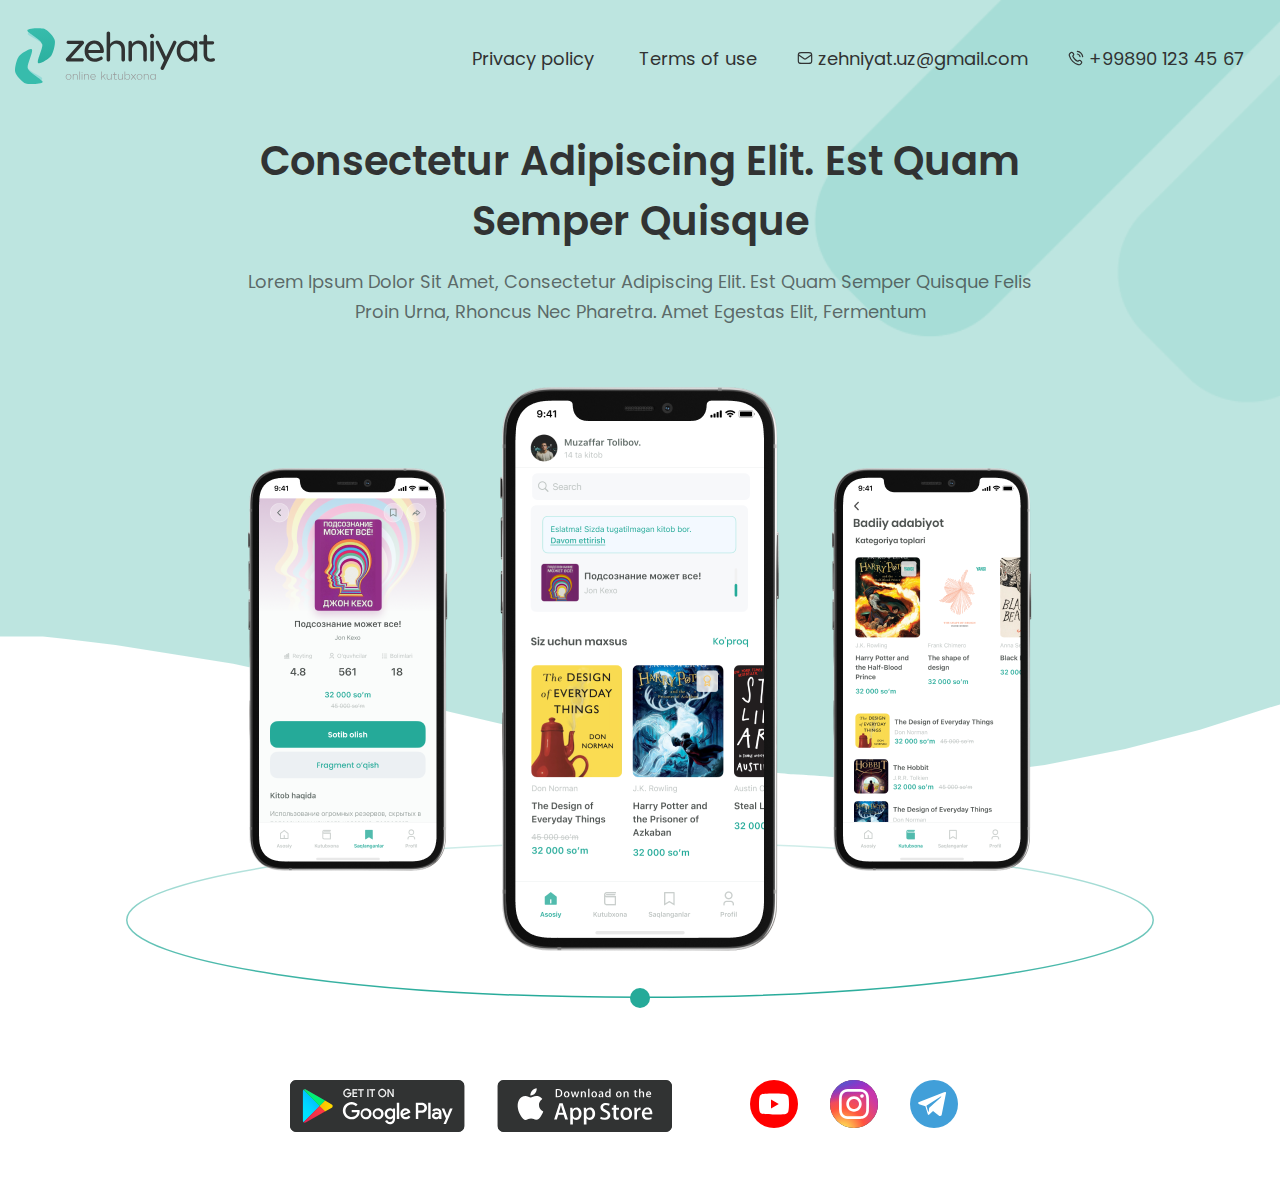
<file: index.html>
<!DOCTYPE html>
<html lang="en">
<head>
    <meta charset="UTF-8">
    <meta http-equiv="X-UA-Compatible" content="IE=edge">
    <meta name="viewport" content="width=device-width, initial-scale=1.0">
    <title>Zehniyat</title>
    <link rel="stylesheet" href="./fonts/stylesheet.css">
    <link rel="stylesheet" href="./styles/main.css">
</head>
<body>
    <section class="hero">
        <header class="hero__header container">
            <a href="#">
                <img src="./images/logo_zehniyat.svg" alt="logo" width="200">
            </a>
            <nav class="hero__nav">
                <ul class="hero__nav__list">
                    <li class="hero__nav__item">
                        <a href="./privacePolice.html">Privacy policy</a>
                    </li>
                    <li class="hero__nav__item">
                        <a href="./teamsOfUse.html">Terms of use</a>
                    </li>
                    <li class="hero__nav__item">
                        <img src="./images/mail-icon.svg" alt="mail" width="16">
                        <a href="mailto:zehniyat.uz@gmail.com">zehniyat.uz@gmail.com</a>
                    </li>
                    <li class="hero__nav__item">
                        <img src="./images/phone-icon.svg" alt="mail" width="16">
                        <a href="tel:+998901234567">+99890 123 45 67</a>
                    </li>
                </ul>
            </nav>
        </header>
        <h1 class="hero__title">
            consectetur adipiscing elit. Est quam semper quisque
        </h1>
        <p class="hero__text">
            Lorem ipsum dolor sit amet, consectetur adipiscing elit. Est quam semper quisque felis proin urna, rhoncus
            nec pharetra. Amet egestas elit, fermentum
        </p>
        <div class="hero__carousel">
            <div class="hero__carousel__item">
                
                <img src="./images/mobiles.png" alt="mobile-phones" width="784">
                
            </div>
            <img class="hero__carousel__bottom" src="./images/circle.svg" alt="circle">
        </div>
    </section>
    <footer class="footer">
        <ul class="footer__list">
            <li class="footer__item">
                <a href="">
                    <img src="./images/google-play.svg" alt="google play" width="175">
                </a>
            </li>
            <li class="footer__item">
                <a href="">
                    <img src="./images/app-store.svg" alt="app store" width="175">
                </a>
            </li>
        </ul >
        <ul class="footer__list">
            <li class="footer__item">
                <a href="">
                    <img src="./images/YouTube.svg" alt="youtube">
                </a>
            </li>
            <li class="footer__item">
                <a href="">
                    <img src="./images/instagram.svg" alt="instagram">
                </a>
            </li>
            <li class="footer__item">
                <a href="">
                    <img src="./images/Telegram.svg" alt="telegram">
                </a>
            </li>
        </ul>
    </footer>
</body>
</html>
</file>
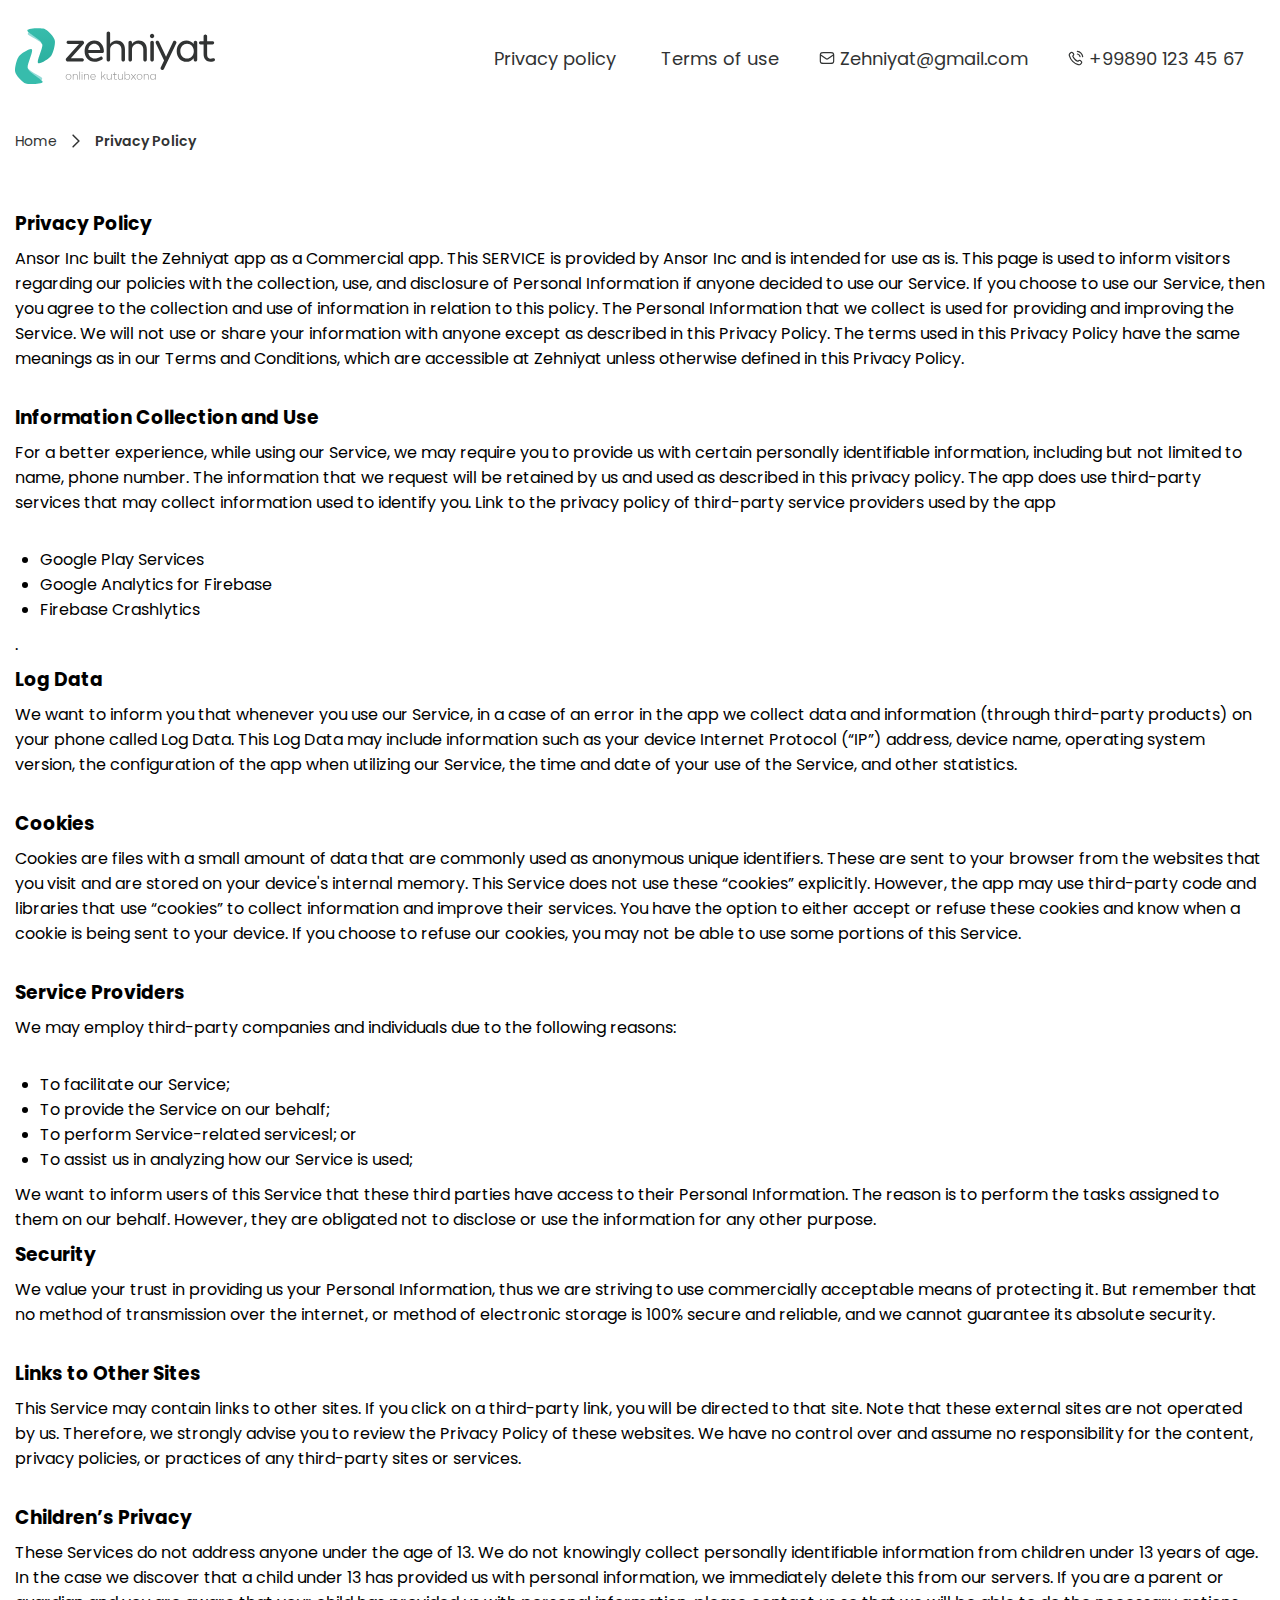
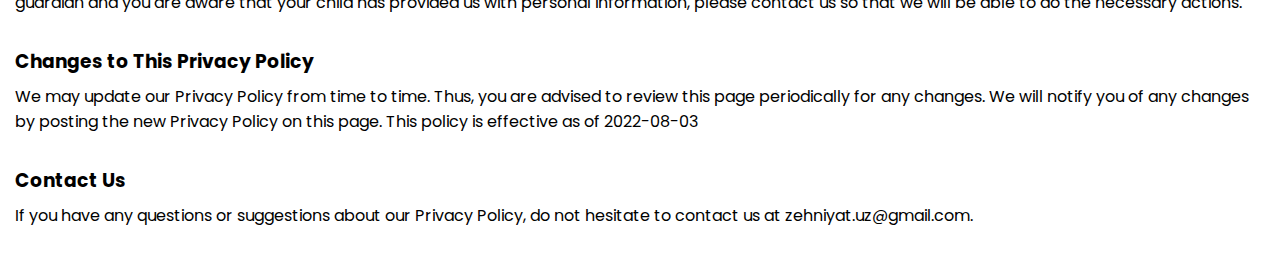
<file: privacePolice.html>
<!DOCTYPE html>
<html lang="en">

<head>
    <meta charset="UTF-8">
    <meta http-equiv="X-UA-Compatible" content="IE=edge">
    <meta name="viewport" content="width=device-width, initial-scale=1.0">
    <title>Privacy police</title>
    <link rel="stylesheet" href="./fonts/stylesheet.css">
    <link rel="stylesheet" href="./styles/main.css">
</head>

<body>
    <header class="hero__header container">
        <a href="#">
            <img src="./images/logo_zehniyat.svg" alt="logo" width="200">
        </a>
        <nav class="hero__nav">
            <ul class="hero__nav__list">
                <li class="hero__nav__item">
                    <a href="">Privacy policy</a>
                </li>
                <li class="hero__nav__item">
                    <a href="./teamsOfUse.html">Terms of use</a>
                </li>
                <li class="hero__nav__item">
                    <img src="./images/mail-icon.svg" alt="mail" width="16">
                    <a href="mailto:Zehniyat@gmail.com">Zehniyat@gmail.com</a>
                </li>
                <li class="hero__nav__item">
                    <img src="./images/phone-icon.svg" alt="mail" width="16">
                    <a href="tel:+998901234567">+99890 123 45 67</a>
                </li>
            </ul>
        </nav>
    </header>
    <div class="breadcrump container">
        <a class="breadcrump__deactive" href="/">Home</a>
        <img src="./images/right-arrow.svg" alt="right-arrow">
        <a class="breadcrump__active" href="#">Privacy policy</a>
    </div>
    <section class="privacy container">
        <h3 class="privacy__title">Privacy Policy</h2>
            <p class="privacy__text">
                Ansor Inc built the Zehniyat app as a Commercial app. This SERVICE is provided by Ansor Inc and is
                intended
                for use as is.
                This page is used to inform visitors regarding our policies with the collection, use, and disclosure of
                Personal Information if anyone decided to use our Service.
                If you choose to use our Service, then you agree to the collection and use of information in relation to
                this policy. The Personal Information that we collect is used for providing and improving the Service.
                We
                will not use or share your information with anyone except as described in this Privacy Policy.
                The terms used in this Privacy Policy have the same meanings as in our Terms and Conditions, which are
                accessible at Zehniyat unless otherwise defined in this Privacy Policy.
            </p>
            <h3 class="privacy__title">Information Collection and Use</h3>
            <p class="privacy__text">
                For a better experience, while using our Service, we may require you to provide us with certain
                personally
                identifiable information, including but not limited to name, phone number. The information that we
                request
                will be retained by us and used as described in this privacy policy.
                The app does use third-party services that may collect information used to identify you.
                Link to the privacy policy of third-party service providers used by the app
                <ul class="privacy__list">
                    <li>Google Play Services</li>
                    <li>Google Analytics for Firebase</li>
                    <li>Firebase Crashlytics</li>
                </ul>
                .
            </p>
            <h3 class="privacy__title">Log Data</h3>
            <p class="privacy__text">
                We want to inform you that whenever you use our Service, in a case of an error in the app we collect
                data
                and information (through third-party products) on your phone called Log Data. This Log Data may include
                information such as your device Internet Protocol (“IP”) address, device name, operating system version,
                the
                configuration of the app when utilizing our Service, the time and date of your use of the Service, and
                other
                statistics.
            </p>
            <h3 class="privacy__title">
                Cookies
            </h3>
            <p class="privacy__text">
                Cookies are files with a small amount of data that are commonly used as anonymous unique identifiers.
                These
                are sent to your browser from the websites that you visit and are stored on your device's internal
                memory.
                This Service does not use these “cookies” explicitly. However, the app may use third-party code and
                libraries that use “cookies” to collect information and improve their services. You have the option to
                either accept or refuse these cookies and know when a cookie is being sent to your device. If you choose
                to
                refuse our cookies, you may not be able to use some portions of this Service.
            </p>
            <h3 class="privacy__title">Service Providers</h3>
            <p class="privacy__text">We may employ third-party companies and individuals due to the following reasons:
                <ul class="privacy__list">
                    <li>To facilitate our Service;</li>
                    <li>To provide the Service on our behalf;</li>
                    <li>To perform Service-related servicesl; or</li>
                    <li>To assist us in analyzing how our Service is used;</li>
                </ul>
                We want to inform users of this Service that these third parties have access to their Personal
                Information.
                The reason is to perform the tasks assigned to them on our behalf. However, they are obligated not to
                disclose or use the information for any other purpose.
            </p>
            <h3 class="privacy__title">
                Security
            </h3>
            <p class="privacy__text">
                We value your trust in providing us your Personal Information, thus we are striving to use commercially
                acceptable means of protecting it. But remember that no method of transmission over the internet, or
                method
                of electronic storage is 100% secure and reliable, and we cannot guarantee its absolute security.
            </p>
            <h3 class="privacy__title">
                Links to Other Sites
            </h3>
            <p class="privacy__text">
                This Service may contain links to other sites. If you click on a third-party link, you will be
                directed to
                that site. Note that these external sites are not operated by us. Therefore, we strongly advise you
                to
                review the Privacy Policy of these websites. We have no control over and assume no responsibility
                for the
                content, privacy policies, or practices of any third-party sites or services.
            </p>
            <h3 class="privacy__title">
                Children’s Privacy
            </h3>
            <p class="privacy__text">
                These Services do not address anyone under the age of 13. We do not knowingly collect personally
                identifiable information from children under 13 years of age. In the case we discover that a child under
                13
                has provided us with personal information, we immediately delete this from our servers. If you are a
                parent
                or guardian and you are aware that your child has provided us with personal information, please contact
                us
                so that we will be able to do the necessary actions.
            </p>
            <h3 class="privacy__title">
                Changes to This Privacy Policy
            </h3>
            <p class="privacy__text">
                We may update our Privacy Policy from time to time. Thus, you are advised to review this page
                periodically
                for any changes. We will notify you of any changes by posting the new Privacy Policy on this page.
                This policy is effective as of 2022-08-03
            </p>
            <h3 class="privacy__title">
                Contact Us
            </h3>
            <p class="privacy__text">If you have any questions or suggestions about our Privacy Policy, do not hesitate
                to
                contact us at
                zehniyat.uz@gmail.com.</p>
    </section>
</body>

</html>
</file>
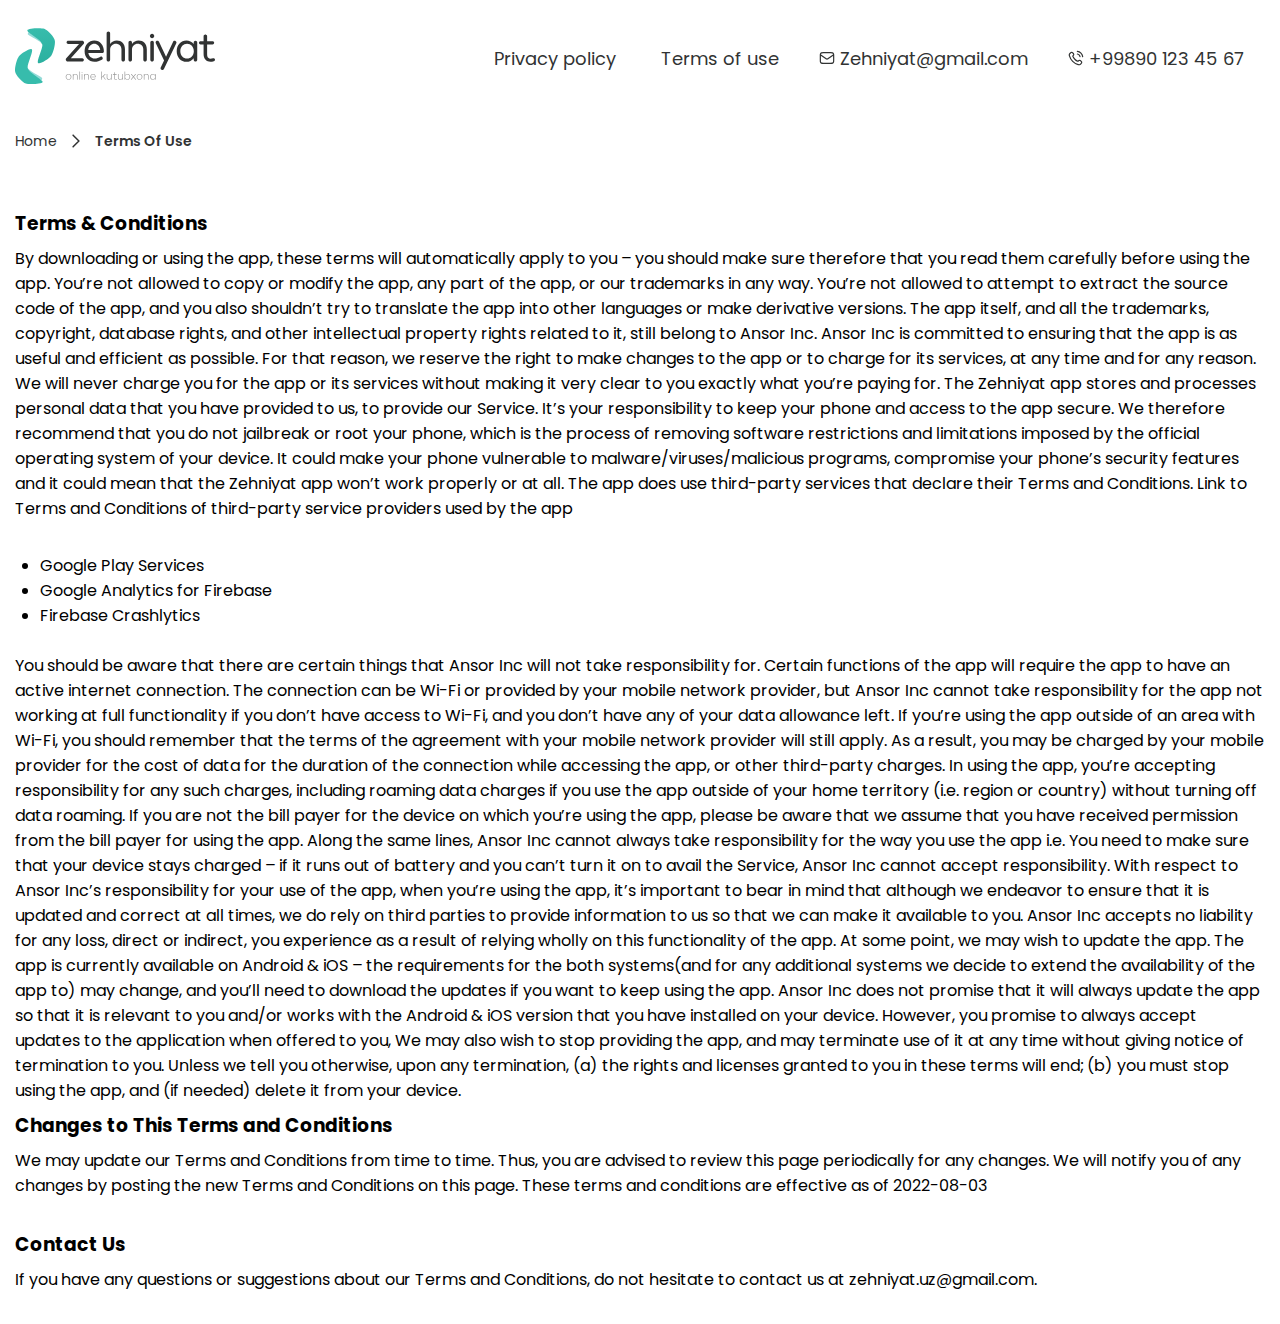
<file: teamsOfUse.html>
<!DOCTYPE html>
<html lang="en">

<head>
    <meta charset="UTF-8">
    <meta http-equiv="X-UA-Compatible" content="IE=edge">
    <meta name="viewport" content="width=device-width, initial-scale=1.0">
    <title>Terms of use </title>
    <link rel="stylesheet" href="./fonts/stylesheet.css">
    <link rel="stylesheet" href="./styles/main.css">
</head>

<body>
    <header class="hero__header container">
        <a href="/">
            <img src="./images/logo_zehniyat.svg" alt="logo" width="200">
        </a>
        <nav class="hero__nav">
            <ul class="hero__nav__list">
                <li class="hero__nav__item">
                    <a href="./privacePolice.html">Privacy policy</a>
                </li>
                <li class="hero__nav__item">
                    <a href="">Terms of use</a>
                </li>
                <li class="hero__nav__item">
                    <img src="./images/mail-icon.svg" alt="mail" width="16">
                    <a href="mailto:Zehniyat@gmail.com">Zehniyat@gmail.com</a>
                </li>
                <li class="hero__nav__item">
                    <img src="./images/phone-icon.svg" alt="mail" width="16">
                    <a href="tel:+998901234567">+99890 123 45 67</a>
                </li>
            </ul>
        </nav>
    </header>
    <div class="breadcrump container">
        <a class="breadcrump__deactive" href="/">Home</a>
        <img src="./images/right-arrow.svg" alt="right-arrow">
        <a class="breadcrump__active" href="#">Terms of use </a>
    </div>
    <section class="blog container">
        <h3 class="blog__title">Terms & Conditions</h3>

        <p class="blog__text">
            By downloading or using the app, these terms will automatically apply to you – you should make sure
            therefore
            that you read them carefully before using the app. You’re not allowed to copy or modify the app, any part of
            the app, or our trademarks in any way. You’re not allowed to attempt to extract the source code of the app,
            and you also shouldn’t try to translate the app into other languages or make derivative versions. The app
            itself, and all the trademarks, copyright, database rights, and other intellectual property rights related
            to
            it, still belong to Ansor Inc.
            Ansor Inc is committed to ensuring that the app is as useful and efficient as possible. For that reason, we
            reserve the right to make changes to the app or to charge for its services, at any time and for any reason.
            We will never charge you for the app or its services without making it very clear to you exactly what you’re
            paying for.
            The Zehniyat app stores and processes personal data that you have provided to us, to provide our Service.
            It’s your responsibility to keep your phone and access to the app secure. We therefore recommend that you do
            not jailbreak or root your phone, which is the process of removing software restrictions and limitations
            imposed by the official operating system of your device. It could make your phone vulnerable to
            malware/viruses/malicious programs, compromise your phone’s security features and it could mean that the
            Zehniyat app won’t work properly or at all.
            The app does use third-party services that declare their Terms and Conditions.
            Link to Terms and Conditions of third-party service providers used by the app
            <ul class="blog__list">
                <li>Google Play Services</li>
                <li>Google Analytics for Firebase</li>
                <li>Firebase Crashlytics</li>
            </ul>
            You should be aware that there are certain things that Ansor Inc will not take responsibility for. Certain
            functions of the app will require the app to have an active internet connection. The connection can be Wi-Fi
            or provided by your mobile network provider, but Ansor Inc cannot take responsibility for the app not
            working
            at full functionality if you don’t have access to Wi-Fi, and you don’t have any of your data allowance left.
            If you’re using the app outside of an area with Wi-Fi, you should remember that the terms of the agreement
            with your mobile network provider will still apply. As a result, you may be charged by your mobile provider
            for the cost of data for the duration of the connection while accessing the app, or other third-party
            charges. In using the app, you’re accepting responsibility for any such charges, including roaming data
            charges if you use the app outside of your home territory (i.e. region or country) without turning off data
            roaming. If you are not the bill payer for the device on which you’re using the app, please be aware that we
            assume that you have received permission from the bill payer for using the app.
            Along the same lines, Ansor Inc cannot always take responsibility for the way you use the app i.e. You need
            to make sure that your device stays charged – if it runs out of battery and you can’t turn it on to avail
            the
            Service, Ansor Inc cannot accept responsibility.
            With respect to Ansor Inc’s responsibility for your use of the app, when you’re using the app, it’s
            important
            to bear in mind that although we endeavor to ensure that it is updated and correct at all times, we do rely
            on third parties to provide information to us so that we can make it available to you. Ansor Inc accepts no
            liability for any loss, direct or indirect, you experience as a result of relying wholly on this
            functionality of the app.
            At some point, we may wish to update the app. The app is currently available on Android & iOS – the
            requirements for the both systems(and for any additional systems we decide to extend the availability of the
            app to) may change, and you’ll need to download the updates if you want to keep using the app. Ansor Inc
            does
            not promise that it will always update the app so that it is relevant to you and/or works with the Android &
            iOS version that you have installed on your device. However, you promise to always accept updates to the
            application when offered to you, We may also wish to stop providing the app, and may terminate use of it at
            any time without giving notice of termination to you. Unless we tell you otherwise, upon any termination,
            (a)
            the rights and licenses granted to you in these terms will end; (b) you must stop using the app, and (if
            needed) delete it from your device.
            
            

        </p>
        <h3 class="blog__title">Changes to This Terms and Conditions</h3>
        <p class="blog__text">
            We may update our Terms and Conditions from time to time. Thus, you are advised to review this page
            periodically for any changes. We will notify you of any changes by posting the new Terms and Conditions on
            this page.
            These terms and conditions are effective as of 2022-08-03
           
            
        </p>
        <h3 class="blog__title">
             Contact Us
        </h3>
        <p class="blog__text">
            If you have any questions or suggestions about our Terms and Conditions, do not hesitate to contact us at
            zehniyat.uz@gmail.com.
        </p>
    </section>
</body>

</html>
</file>
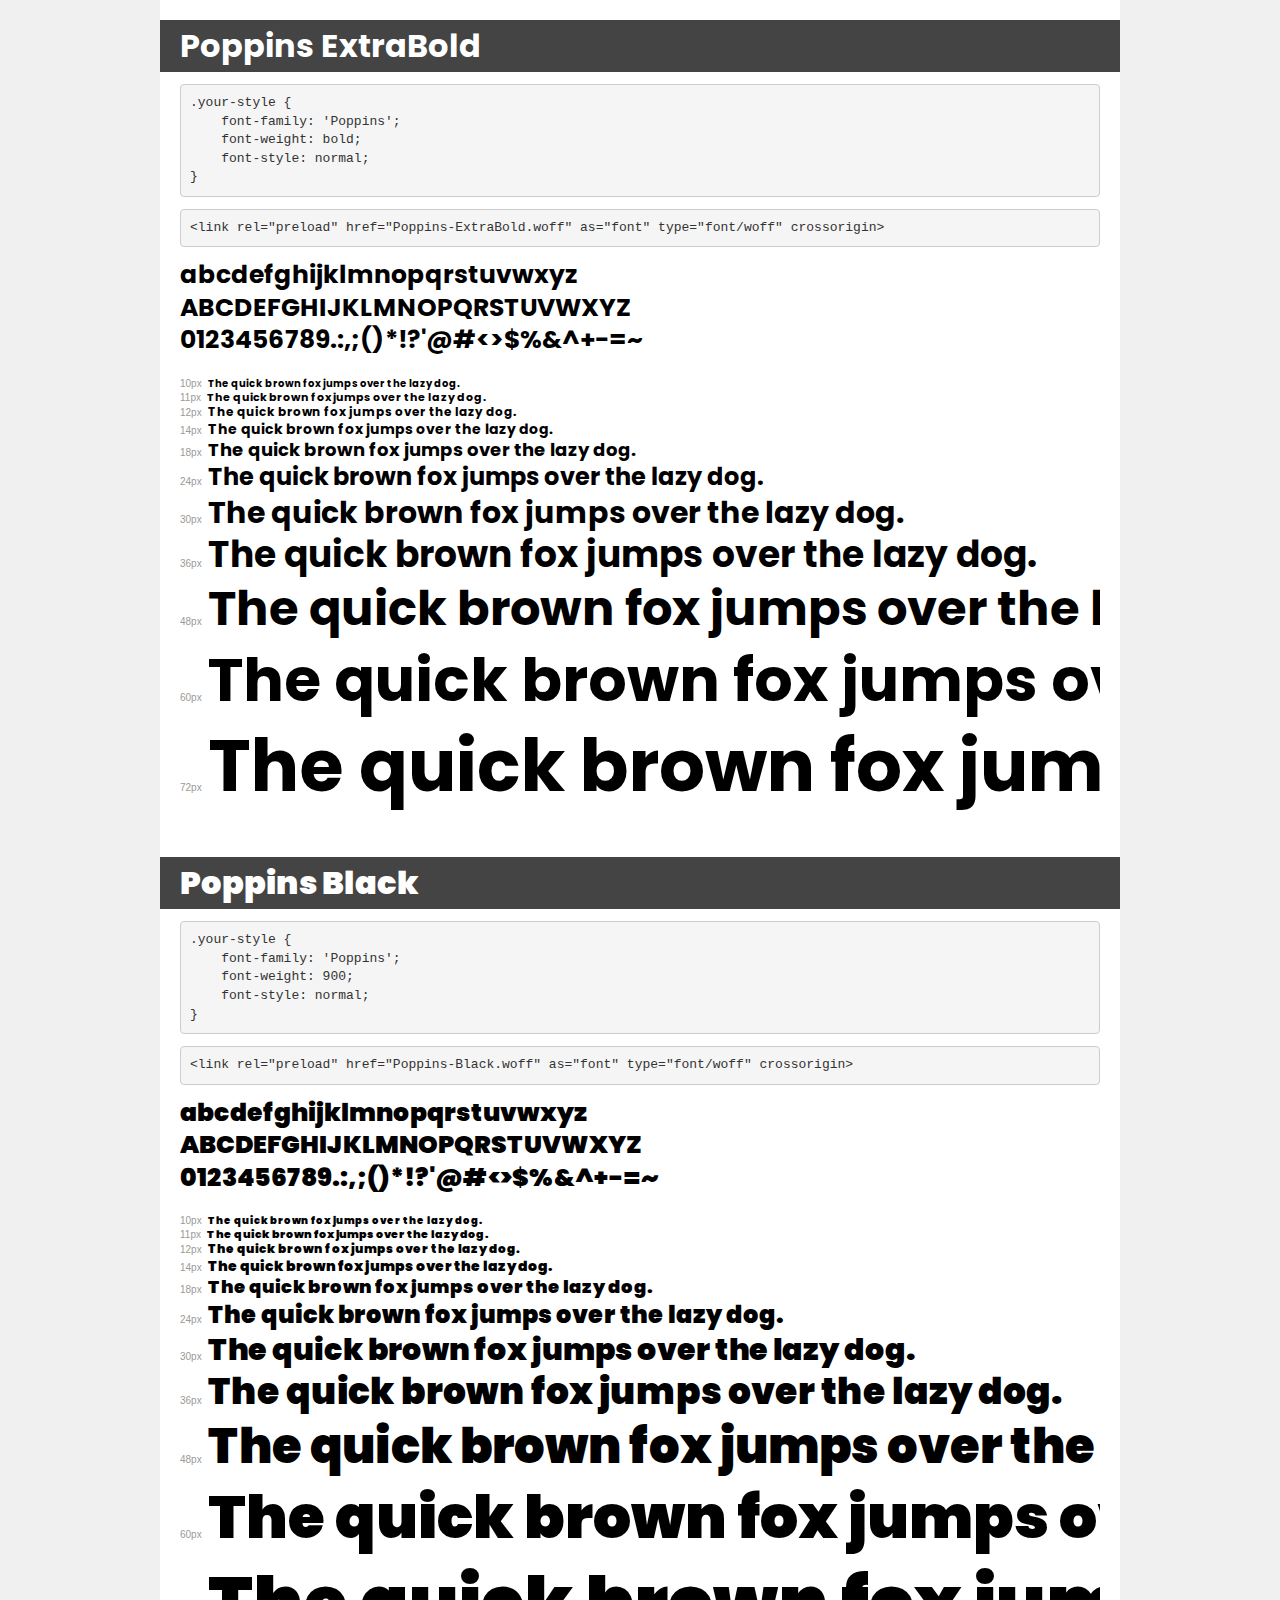
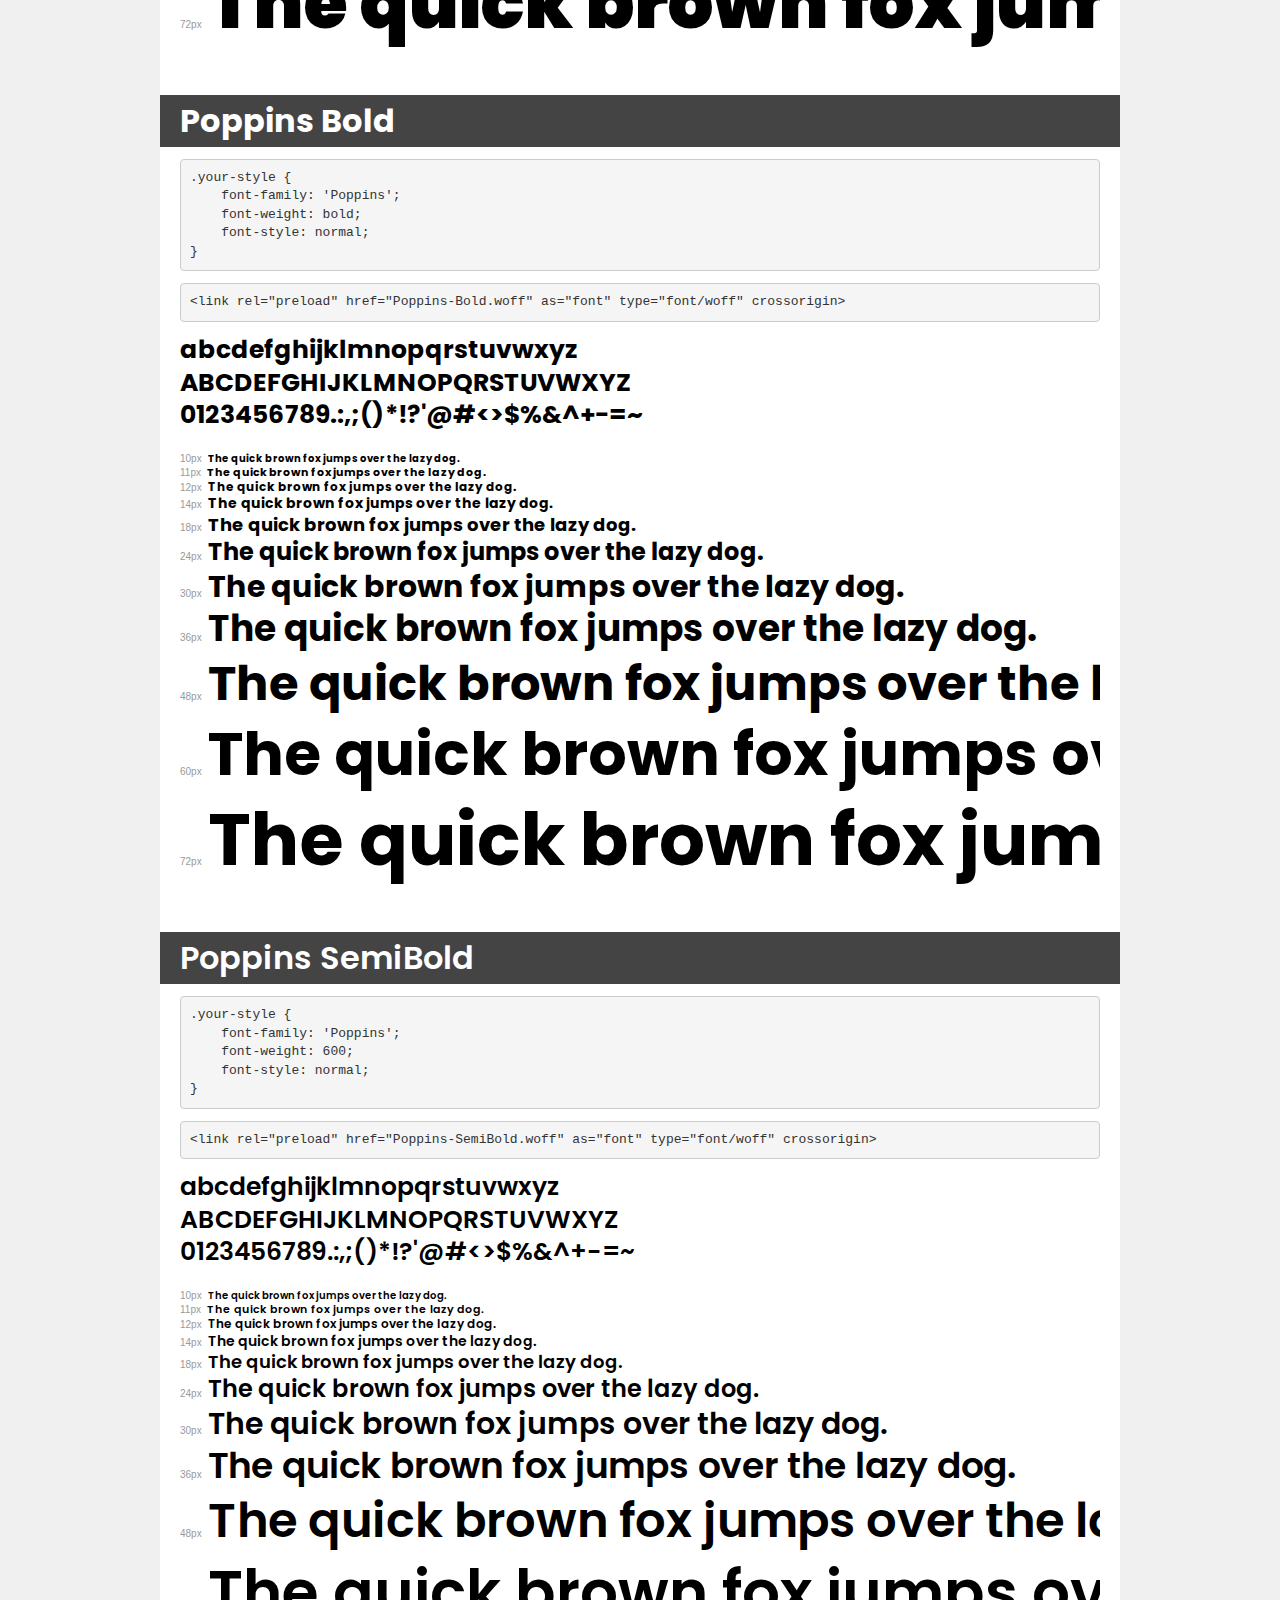
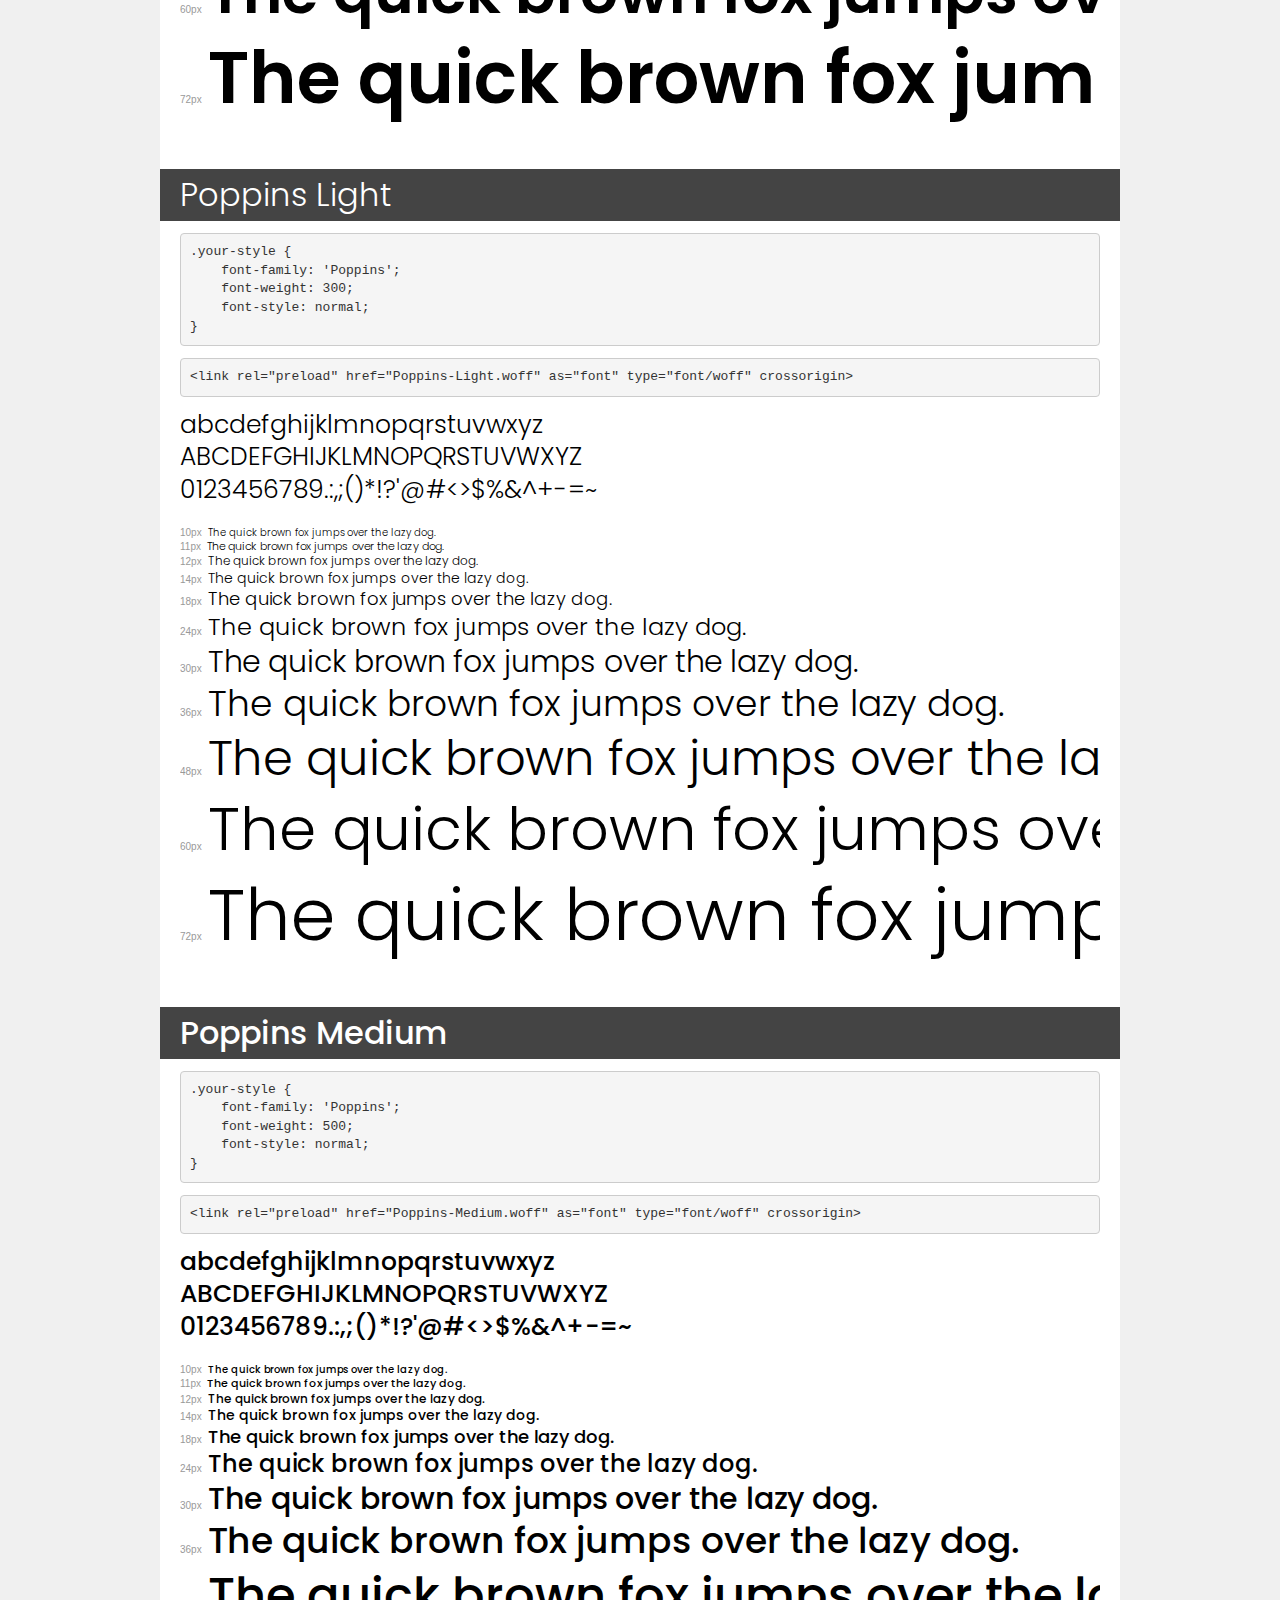
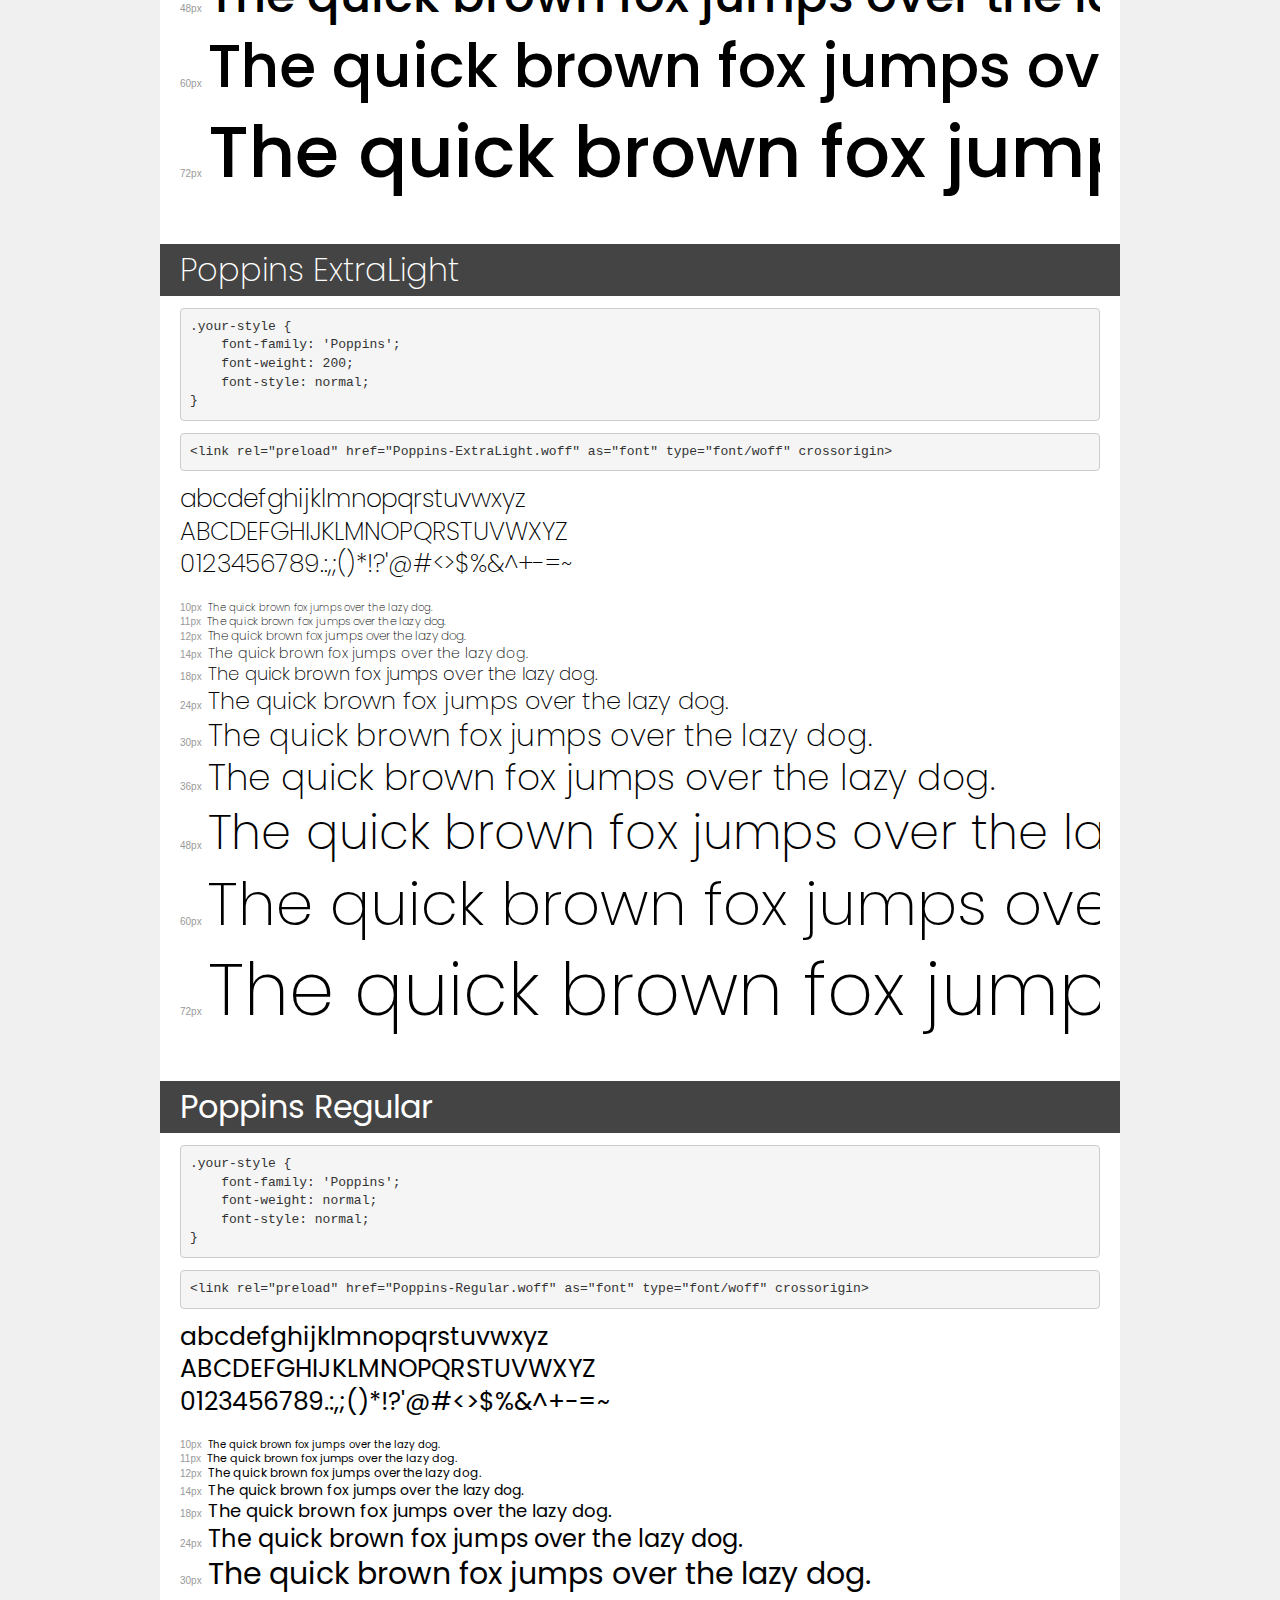
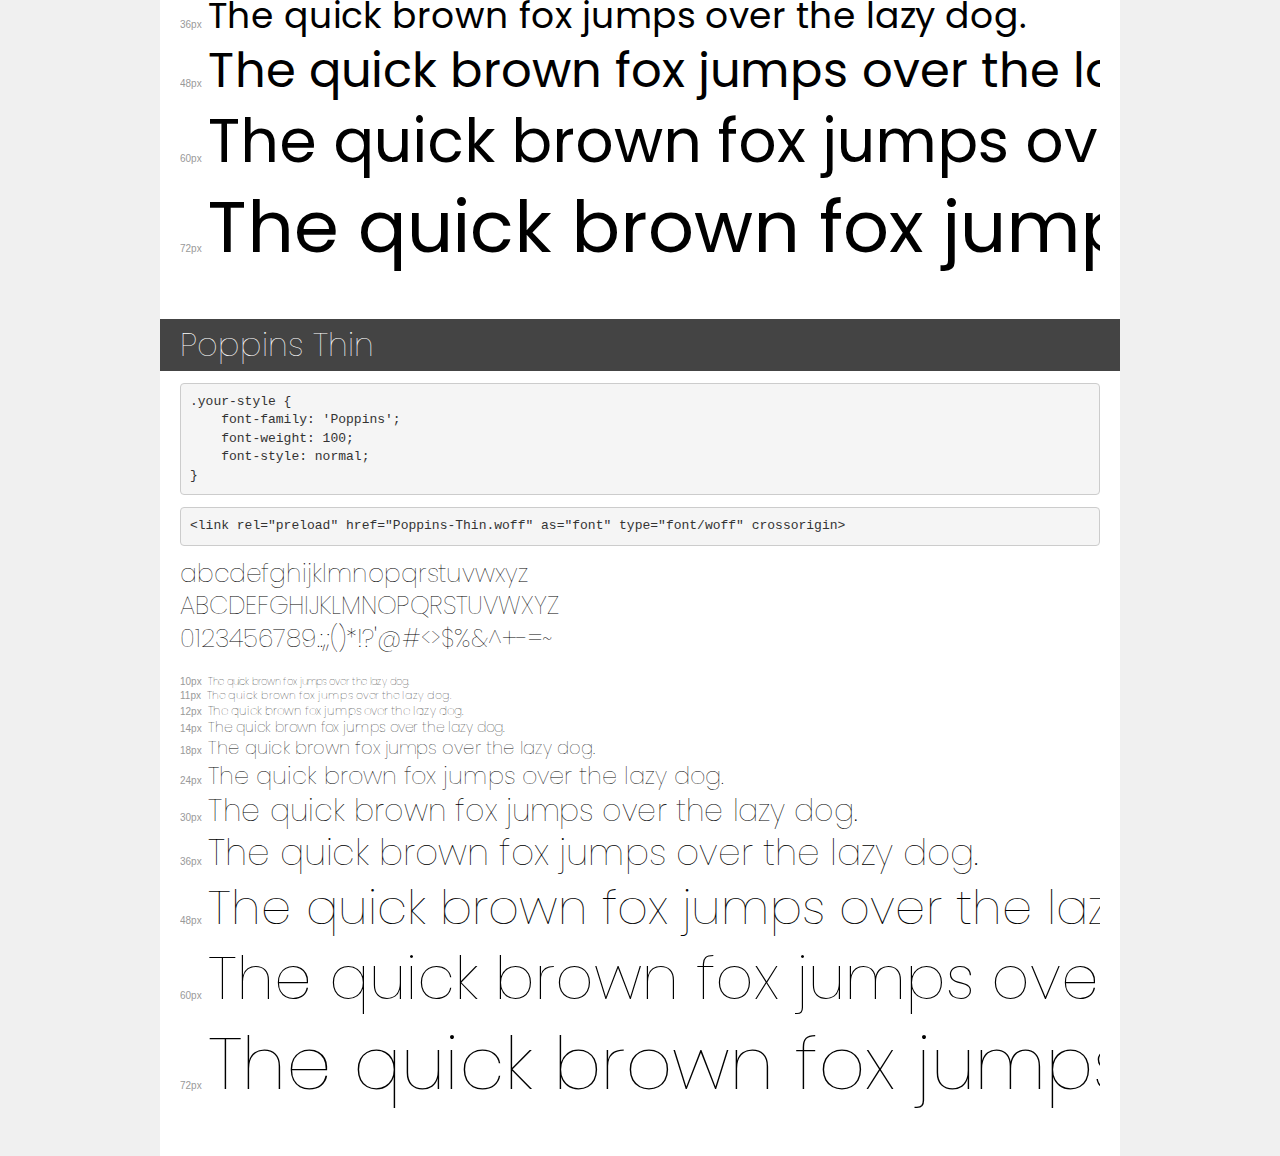
<file: fonts/demo.html>
<!DOCTYPE html>
<html lang="en">
<head>
    <meta charset="utf-8">
    <meta http-equiv="X-UA-Compatible" content="IE=edge">
    <meta name="viewport" content="width=device-width, initial-scale=1">
    <meta name="robots" content="noindex, noarchive">
    <meta name="format-detection" content="telephone=no">
    <title>Transfonter demo</title>
    <link href="stylesheet.css" rel="stylesheet">
    <style>
        /*
        http://meyerweb.com/eric/tools/css/reset/
        v2.0 | 20110126
        License: none (public domain)
        */
        html, body, div, span, applet, object, iframe,
        h1, h2, h3, h4, h5, h6, p, blockquote, pre,
        a, abbr, acronym, address, big, cite, code,
        del, dfn, em, img, ins, kbd, q, s, samp,
        small, strike, strong, sub, sup, tt, var,
        b, u, i, center,
        dl, dt, dd, ol, ul, li,
        fieldset, form, label, legend,
        table, caption, tbody, tfoot, thead, tr, th, td,
        article, aside, canvas, details, embed,
        figure, figcaption, footer, header, hgroup,
        menu, nav, output, ruby, section, summary,
        time, mark, audio, video {
            margin: 0;
            padding: 0;
            border: 0;
            font-size: 100%;
            font: inherit;
            vertical-align: baseline;
        }
        /* HTML5 display-role reset for older browsers */
        article, aside, details, figcaption, figure,
        footer, header, hgroup, menu, nav, section {
            display: block;
        }
        body {
            line-height: 1;
        }
        ol, ul {
            list-style: none;
        }
        blockquote, q {
            quotes: none;
        }
        blockquote:before, blockquote:after,
        q:before, q:after {
            content: '';
            content: none;
        }
        table {
            border-collapse: collapse;
            border-spacing: 0;
        }
        /* demo styles */
        body {
            background: #f0f0f0;
            color: #000;
        }
        .page {
            background: #fff;
            width: 920px;
            margin: 0 auto;
            padding: 20px 20px 0 20px;
            overflow: hidden;
        }
        .font-container {
            overflow-x: auto;
            overflow-y: hidden;
            margin-bottom: 40px;
            line-height: 1.3;
            white-space: nowrap;
            padding-bottom: 5px;
        }
        h1 {
            position: relative;
            background: #444;
            font-size: 32px;
            color: #fff;
            padding: 10px 20px;
            margin: 0 -20px 12px -20px;
        }
        .letters {
            font-size: 25px;
            margin-bottom: 20px;
        }
        .s10:before {
            content: '10px';
        }
        .s11:before {
            content: '11px';
        }
        .s12:before {
            content: '12px';
        }
        .s14:before {
            content: '14px';
        }
        .s18:before {
            content: '18px';
        }
        .s24:before {
            content: '24px';
        }
        .s30:before {
            content: '30px';
        }
        .s36:before {
            content: '36px';
        }
        .s48:before {
            content: '48px';
        }
        .s60:before {
            content: '60px';
        }
        .s72:before {
            content: '72px';
        }
        .s10:before, .s11:before, .s12:before, .s14:before,
        .s18:before, .s24:before, .s30:before, .s36:before,
        .s48:before, .s60:before, .s72:before {
            font-family: Arial, sans-serif;
            font-size: 10px;
            font-weight: normal;
            font-style: normal;
            color: #999;
            padding-right: 6px;
        }
        pre {
            display: block;
            padding: 9px;
            margin: 0 0 12px;
            font-family: Monaco, Menlo, Consolas, "Courier New", monospace;
            font-size: 13px;
            line-height: 1.428571429;
            color: #333;
            font-weight: normal;
            font-style: normal;
            background-color: #f5f5f5;
            border: 1px solid #ccc;
            overflow-x: auto;
            border-radius: 4px;
        }
        /* responsive */
        @media (max-width: 959px) {
            .page {
                width: auto;
                margin: 0;
            }
        }
    </style>
</head>
<body>
<div class="page">
    <div class="demo">
        <h1 style="font-family: 'Poppins'; font-weight: bold; font-style: normal;">Poppins ExtraBold</h1>
        <pre title="Usage">.your-style {
    font-family: 'Poppins';
    font-weight: bold;
    font-style: normal;
}</pre>
        <pre title="Preload (optional)">
&lt;link rel=&quot;preload&quot; href=&quot;Poppins-ExtraBold.woff&quot; as=&quot;font&quot; type=&quot;font/woff&quot; crossorigin&gt;</pre>
        <div class="font-container" style="font-family: 'Poppins'; font-weight: bold; font-style: normal;">
            <p class="letters">
                abcdefghijklmnopqrstuvwxyz<br>
ABCDEFGHIJKLMNOPQRSTUVWXYZ<br>
                0123456789.:,;()*!?'@#&lt;&gt;$%&^+-=~
            </p>
            <p class="s10" style="font-size: 10px;">The quick brown fox jumps over the lazy dog.</p>
            <p class="s11" style="font-size: 11px;">The quick brown fox jumps over the lazy dog.</p>
            <p class="s12" style="font-size: 12px;">The quick brown fox jumps over the lazy dog.</p>
            <p class="s14" style="font-size: 14px;">The quick brown fox jumps over the lazy dog.</p>
            <p class="s18" style="font-size: 18px;">The quick brown fox jumps over the lazy dog.</p>
            <p class="s24" style="font-size: 24px;">The quick brown fox jumps over the lazy dog.</p>
            <p class="s30" style="font-size: 30px;">The quick brown fox jumps over the lazy dog.</p>
            <p class="s36" style="font-size: 36px;">The quick brown fox jumps over the lazy dog.</p>
            <p class="s48" style="font-size: 48px;">The quick brown fox jumps over the lazy dog.</p>
            <p class="s60" style="font-size: 60px;">The quick brown fox jumps over the lazy dog.</p>
            <p class="s72" style="font-size: 72px;">The quick brown fox jumps over the lazy dog.</p>
        </div>
    </div>

    <div class="demo">
        <h1 style="font-family: 'Poppins'; font-weight: 900; font-style: normal;">Poppins Black</h1>
        <pre title="Usage">.your-style {
    font-family: 'Poppins';
    font-weight: 900;
    font-style: normal;
}</pre>
        <pre title="Preload (optional)">
&lt;link rel=&quot;preload&quot; href=&quot;Poppins-Black.woff&quot; as=&quot;font&quot; type=&quot;font/woff&quot; crossorigin&gt;</pre>
        <div class="font-container" style="font-family: 'Poppins'; font-weight: 900; font-style: normal;">
            <p class="letters">
                abcdefghijklmnopqrstuvwxyz<br>
ABCDEFGHIJKLMNOPQRSTUVWXYZ<br>
                0123456789.:,;()*!?'@#&lt;&gt;$%&^+-=~
            </p>
            <p class="s10" style="font-size: 10px;">The quick brown fox jumps over the lazy dog.</p>
            <p class="s11" style="font-size: 11px;">The quick brown fox jumps over the lazy dog.</p>
            <p class="s12" style="font-size: 12px;">The quick brown fox jumps over the lazy dog.</p>
            <p class="s14" style="font-size: 14px;">The quick brown fox jumps over the lazy dog.</p>
            <p class="s18" style="font-size: 18px;">The quick brown fox jumps over the lazy dog.</p>
            <p class="s24" style="font-size: 24px;">The quick brown fox jumps over the lazy dog.</p>
            <p class="s30" style="font-size: 30px;">The quick brown fox jumps over the lazy dog.</p>
            <p class="s36" style="font-size: 36px;">The quick brown fox jumps over the lazy dog.</p>
            <p class="s48" style="font-size: 48px;">The quick brown fox jumps over the lazy dog.</p>
            <p class="s60" style="font-size: 60px;">The quick brown fox jumps over the lazy dog.</p>
            <p class="s72" style="font-size: 72px;">The quick brown fox jumps over the lazy dog.</p>
        </div>
    </div>

    <div class="demo">
        <h1 style="font-family: 'Poppins'; font-weight: bold; font-style: normal;">Poppins Bold</h1>
        <pre title="Usage">.your-style {
    font-family: 'Poppins';
    font-weight: bold;
    font-style: normal;
}</pre>
        <pre title="Preload (optional)">
&lt;link rel=&quot;preload&quot; href=&quot;Poppins-Bold.woff&quot; as=&quot;font&quot; type=&quot;font/woff&quot; crossorigin&gt;</pre>
        <div class="font-container" style="font-family: 'Poppins'; font-weight: bold; font-style: normal;">
            <p class="letters">
                abcdefghijklmnopqrstuvwxyz<br>
ABCDEFGHIJKLMNOPQRSTUVWXYZ<br>
                0123456789.:,;()*!?'@#&lt;&gt;$%&^+-=~
            </p>
            <p class="s10" style="font-size: 10px;">The quick brown fox jumps over the lazy dog.</p>
            <p class="s11" style="font-size: 11px;">The quick brown fox jumps over the lazy dog.</p>
            <p class="s12" style="font-size: 12px;">The quick brown fox jumps over the lazy dog.</p>
            <p class="s14" style="font-size: 14px;">The quick brown fox jumps over the lazy dog.</p>
            <p class="s18" style="font-size: 18px;">The quick brown fox jumps over the lazy dog.</p>
            <p class="s24" style="font-size: 24px;">The quick brown fox jumps over the lazy dog.</p>
            <p class="s30" style="font-size: 30px;">The quick brown fox jumps over the lazy dog.</p>
            <p class="s36" style="font-size: 36px;">The quick brown fox jumps over the lazy dog.</p>
            <p class="s48" style="font-size: 48px;">The quick brown fox jumps over the lazy dog.</p>
            <p class="s60" style="font-size: 60px;">The quick brown fox jumps over the lazy dog.</p>
            <p class="s72" style="font-size: 72px;">The quick brown fox jumps over the lazy dog.</p>
        </div>
    </div>

    <div class="demo">
        <h1 style="font-family: 'Poppins'; font-weight: 600; font-style: normal;">Poppins SemiBold</h1>
        <pre title="Usage">.your-style {
    font-family: 'Poppins';
    font-weight: 600;
    font-style: normal;
}</pre>
        <pre title="Preload (optional)">
&lt;link rel=&quot;preload&quot; href=&quot;Poppins-SemiBold.woff&quot; as=&quot;font&quot; type=&quot;font/woff&quot; crossorigin&gt;</pre>
        <div class="font-container" style="font-family: 'Poppins'; font-weight: 600; font-style: normal;">
            <p class="letters">
                abcdefghijklmnopqrstuvwxyz<br>
ABCDEFGHIJKLMNOPQRSTUVWXYZ<br>
                0123456789.:,;()*!?'@#&lt;&gt;$%&^+-=~
            </p>
            <p class="s10" style="font-size: 10px;">The quick brown fox jumps over the lazy dog.</p>
            <p class="s11" style="font-size: 11px;">The quick brown fox jumps over the lazy dog.</p>
            <p class="s12" style="font-size: 12px;">The quick brown fox jumps over the lazy dog.</p>
            <p class="s14" style="font-size: 14px;">The quick brown fox jumps over the lazy dog.</p>
            <p class="s18" style="font-size: 18px;">The quick brown fox jumps over the lazy dog.</p>
            <p class="s24" style="font-size: 24px;">The quick brown fox jumps over the lazy dog.</p>
            <p class="s30" style="font-size: 30px;">The quick brown fox jumps over the lazy dog.</p>
            <p class="s36" style="font-size: 36px;">The quick brown fox jumps over the lazy dog.</p>
            <p class="s48" style="font-size: 48px;">The quick brown fox jumps over the lazy dog.</p>
            <p class="s60" style="font-size: 60px;">The quick brown fox jumps over the lazy dog.</p>
            <p class="s72" style="font-size: 72px;">The quick brown fox jumps over the lazy dog.</p>
        </div>
    </div>

    <div class="demo">
        <h1 style="font-family: 'Poppins'; font-weight: 300; font-style: normal;">Poppins Light</h1>
        <pre title="Usage">.your-style {
    font-family: 'Poppins';
    font-weight: 300;
    font-style: normal;
}</pre>
        <pre title="Preload (optional)">
&lt;link rel=&quot;preload&quot; href=&quot;Poppins-Light.woff&quot; as=&quot;font&quot; type=&quot;font/woff&quot; crossorigin&gt;</pre>
        <div class="font-container" style="font-family: 'Poppins'; font-weight: 300; font-style: normal;">
            <p class="letters">
                abcdefghijklmnopqrstuvwxyz<br>
ABCDEFGHIJKLMNOPQRSTUVWXYZ<br>
                0123456789.:,;()*!?'@#&lt;&gt;$%&^+-=~
            </p>
            <p class="s10" style="font-size: 10px;">The quick brown fox jumps over the lazy dog.</p>
            <p class="s11" style="font-size: 11px;">The quick brown fox jumps over the lazy dog.</p>
            <p class="s12" style="font-size: 12px;">The quick brown fox jumps over the lazy dog.</p>
            <p class="s14" style="font-size: 14px;">The quick brown fox jumps over the lazy dog.</p>
            <p class="s18" style="font-size: 18px;">The quick brown fox jumps over the lazy dog.</p>
            <p class="s24" style="font-size: 24px;">The quick brown fox jumps over the lazy dog.</p>
            <p class="s30" style="font-size: 30px;">The quick brown fox jumps over the lazy dog.</p>
            <p class="s36" style="font-size: 36px;">The quick brown fox jumps over the lazy dog.</p>
            <p class="s48" style="font-size: 48px;">The quick brown fox jumps over the lazy dog.</p>
            <p class="s60" style="font-size: 60px;">The quick brown fox jumps over the lazy dog.</p>
            <p class="s72" style="font-size: 72px;">The quick brown fox jumps over the lazy dog.</p>
        </div>
    </div>

    <div class="demo">
        <h1 style="font-family: 'Poppins'; font-weight: 500; font-style: normal;">Poppins Medium</h1>
        <pre title="Usage">.your-style {
    font-family: 'Poppins';
    font-weight: 500;
    font-style: normal;
}</pre>
        <pre title="Preload (optional)">
&lt;link rel=&quot;preload&quot; href=&quot;Poppins-Medium.woff&quot; as=&quot;font&quot; type=&quot;font/woff&quot; crossorigin&gt;</pre>
        <div class="font-container" style="font-family: 'Poppins'; font-weight: 500; font-style: normal;">
            <p class="letters">
                abcdefghijklmnopqrstuvwxyz<br>
ABCDEFGHIJKLMNOPQRSTUVWXYZ<br>
                0123456789.:,;()*!?'@#&lt;&gt;$%&^+-=~
            </p>
            <p class="s10" style="font-size: 10px;">The quick brown fox jumps over the lazy dog.</p>
            <p class="s11" style="font-size: 11px;">The quick brown fox jumps over the lazy dog.</p>
            <p class="s12" style="font-size: 12px;">The quick brown fox jumps over the lazy dog.</p>
            <p class="s14" style="font-size: 14px;">The quick brown fox jumps over the lazy dog.</p>
            <p class="s18" style="font-size: 18px;">The quick brown fox jumps over the lazy dog.</p>
            <p class="s24" style="font-size: 24px;">The quick brown fox jumps over the lazy dog.</p>
            <p class="s30" style="font-size: 30px;">The quick brown fox jumps over the lazy dog.</p>
            <p class="s36" style="font-size: 36px;">The quick brown fox jumps over the lazy dog.</p>
            <p class="s48" style="font-size: 48px;">The quick brown fox jumps over the lazy dog.</p>
            <p class="s60" style="font-size: 60px;">The quick brown fox jumps over the lazy dog.</p>
            <p class="s72" style="font-size: 72px;">The quick brown fox jumps over the lazy dog.</p>
        </div>
    </div>

    <div class="demo">
        <h1 style="font-family: 'Poppins'; font-weight: 200; font-style: normal;">Poppins ExtraLight</h1>
        <pre title="Usage">.your-style {
    font-family: 'Poppins';
    font-weight: 200;
    font-style: normal;
}</pre>
        <pre title="Preload (optional)">
&lt;link rel=&quot;preload&quot; href=&quot;Poppins-ExtraLight.woff&quot; as=&quot;font&quot; type=&quot;font/woff&quot; crossorigin&gt;</pre>
        <div class="font-container" style="font-family: 'Poppins'; font-weight: 200; font-style: normal;">
            <p class="letters">
                abcdefghijklmnopqrstuvwxyz<br>
ABCDEFGHIJKLMNOPQRSTUVWXYZ<br>
                0123456789.:,;()*!?'@#&lt;&gt;$%&^+-=~
            </p>
            <p class="s10" style="font-size: 10px;">The quick brown fox jumps over the lazy dog.</p>
            <p class="s11" style="font-size: 11px;">The quick brown fox jumps over the lazy dog.</p>
            <p class="s12" style="font-size: 12px;">The quick brown fox jumps over the lazy dog.</p>
            <p class="s14" style="font-size: 14px;">The quick brown fox jumps over the lazy dog.</p>
            <p class="s18" style="font-size: 18px;">The quick brown fox jumps over the lazy dog.</p>
            <p class="s24" style="font-size: 24px;">The quick brown fox jumps over the lazy dog.</p>
            <p class="s30" style="font-size: 30px;">The quick brown fox jumps over the lazy dog.</p>
            <p class="s36" style="font-size: 36px;">The quick brown fox jumps over the lazy dog.</p>
            <p class="s48" style="font-size: 48px;">The quick brown fox jumps over the lazy dog.</p>
            <p class="s60" style="font-size: 60px;">The quick brown fox jumps over the lazy dog.</p>
            <p class="s72" style="font-size: 72px;">The quick brown fox jumps over the lazy dog.</p>
        </div>
    </div>

    <div class="demo">
        <h1 style="font-family: 'Poppins'; font-weight: normal; font-style: normal;">Poppins Regular</h1>
        <pre title="Usage">.your-style {
    font-family: 'Poppins';
    font-weight: normal;
    font-style: normal;
}</pre>
        <pre title="Preload (optional)">
&lt;link rel=&quot;preload&quot; href=&quot;Poppins-Regular.woff&quot; as=&quot;font&quot; type=&quot;font/woff&quot; crossorigin&gt;</pre>
        <div class="font-container" style="font-family: 'Poppins'; font-weight: normal; font-style: normal;">
            <p class="letters">
                abcdefghijklmnopqrstuvwxyz<br>
ABCDEFGHIJKLMNOPQRSTUVWXYZ<br>
                0123456789.:,;()*!?'@#&lt;&gt;$%&^+-=~
            </p>
            <p class="s10" style="font-size: 10px;">The quick brown fox jumps over the lazy dog.</p>
            <p class="s11" style="font-size: 11px;">The quick brown fox jumps over the lazy dog.</p>
            <p class="s12" style="font-size: 12px;">The quick brown fox jumps over the lazy dog.</p>
            <p class="s14" style="font-size: 14px;">The quick brown fox jumps over the lazy dog.</p>
            <p class="s18" style="font-size: 18px;">The quick brown fox jumps over the lazy dog.</p>
            <p class="s24" style="font-size: 24px;">The quick brown fox jumps over the lazy dog.</p>
            <p class="s30" style="font-size: 30px;">The quick brown fox jumps over the lazy dog.</p>
            <p class="s36" style="font-size: 36px;">The quick brown fox jumps over the lazy dog.</p>
            <p class="s48" style="font-size: 48px;">The quick brown fox jumps over the lazy dog.</p>
            <p class="s60" style="font-size: 60px;">The quick brown fox jumps over the lazy dog.</p>
            <p class="s72" style="font-size: 72px;">The quick brown fox jumps over the lazy dog.</p>
        </div>
    </div>

    <div class="demo">
        <h1 style="font-family: 'Poppins'; font-weight: 100; font-style: normal;">Poppins Thin</h1>
        <pre title="Usage">.your-style {
    font-family: 'Poppins';
    font-weight: 100;
    font-style: normal;
}</pre>
        <pre title="Preload (optional)">
&lt;link rel=&quot;preload&quot; href=&quot;Poppins-Thin.woff&quot; as=&quot;font&quot; type=&quot;font/woff&quot; crossorigin&gt;</pre>
        <div class="font-container" style="font-family: 'Poppins'; font-weight: 100; font-style: normal;">
            <p class="letters">
                abcdefghijklmnopqrstuvwxyz<br>
ABCDEFGHIJKLMNOPQRSTUVWXYZ<br>
                0123456789.:,;()*!?'@#&lt;&gt;$%&^+-=~
            </p>
            <p class="s10" style="font-size: 10px;">The quick brown fox jumps over the lazy dog.</p>
            <p class="s11" style="font-size: 11px;">The quick brown fox jumps over the lazy dog.</p>
            <p class="s12" style="font-size: 12px;">The quick brown fox jumps over the lazy dog.</p>
            <p class="s14" style="font-size: 14px;">The quick brown fox jumps over the lazy dog.</p>
            <p class="s18" style="font-size: 18px;">The quick brown fox jumps over the lazy dog.</p>
            <p class="s24" style="font-size: 24px;">The quick brown fox jumps over the lazy dog.</p>
            <p class="s30" style="font-size: 30px;">The quick brown fox jumps over the lazy dog.</p>
            <p class="s36" style="font-size: 36px;">The quick brown fox jumps over the lazy dog.</p>
            <p class="s48" style="font-size: 48px;">The quick brown fox jumps over the lazy dog.</p>
            <p class="s60" style="font-size: 60px;">The quick brown fox jumps over the lazy dog.</p>
            <p class="s72" style="font-size: 72px;">The quick brown fox jumps over the lazy dog.</p>
        </div>
    </div>

</div>
</body>
</html>
</file>
<file: fonts/stylesheet.css>
@font-face {
    font-family: 'Poppins';
    src: url('./Poppins-ExtraBold.eot');
    src: url('Poppins-ExtraBold.eot?#iefix') format('embedded-opentype'),
        url('./Poppins-ExtraBold.woff') format('woff'),
        url('./Poppins-ExtraBold.ttf') format('truetype');
    font-weight: bold;
    font-style: normal;
    font-display: swap;
}

@font-face {
    font-family: 'Poppins';
    src: url('./Poppins-Black.eot');
    src: url('Poppins-Black.eot?#iefix') format('embedded-opentype'),
        url('./Poppins-Black.woff') format('woff'),
        url('./Poppins-Black.ttf') format('truetype');
    font-weight: 900;
    font-style: normal;
    font-display: swap;
}

@font-face {
    font-family: 'Poppins';
    src: url('./Poppins-Bold.eot');
    src: url('Poppins-Bold.eot?#iefix') format('embedded-opentype'),
        url('./Poppins-Bold.woff') format('woff'),
        url('./Poppins-Bold.ttf') format('truetype');
    font-weight: bold;
    font-style: normal;
    font-display: swap;
}

@font-face {
    font-family: 'Poppins';
    src: url('./Poppins-SemiBold.eot');
    src: url('Poppins-SemiBold.eot?#iefix') format('embedded-opentype'),
        url('./Poppins-SemiBold.woff') format('woff'),
        url('./Poppins-SemiBold.ttf') format('truetype');
    font-weight: 600;
    font-style: normal;
    font-display: swap;
}

@font-face {
    font-family: 'Poppins';
    src: url('./Poppins-Light.eot');
    src: url('Poppins-Light.eot?#iefix') format('embedded-opentype'),
        url('./Poppins-Light.woff') format('woff'),
        url('./Poppins-Light.ttf') format('truetype');
    font-weight: 300;
    font-style: normal;
    font-display: swap;
}

@font-face {
    font-family: 'Poppins';
    src: url('./Poppins-Medium.eot');
    src: url('Poppins-Medium.eot?#iefix') format('embedded-opentype'),
        url('./Poppins-Medium.woff') format('woff'),
        url('./Poppins-Medium.ttf') format('truetype');
    font-weight: 500;
    font-style: normal;
    font-display: swap;
}

@font-face {
    font-family: 'Poppins';
    src: url('./Poppins-ExtraLight.eot');
    src: url('Poppins-ExtraLight.eot?#iefix') format('embedded-opentype'),
        url('./Poppins-ExtraLight.woff') format('woff'),
        url('./Poppins-ExtraLight.ttf') format('truetype');
    font-weight: 200;
    font-style: normal;
    font-display: swap;
}

@font-face {
    font-family: 'Poppins';
    src: url('./Poppins-Regular.eot');
    src: url('Poppins-Regular.eot?#iefix') format('embedded-opentype'),
        url('./Poppins-Regular.woff') format('woff'),
        url('./Poppins-Regular.ttf') format('truetype');
    font-weight: normal;
    font-style: normal;
    font-display: swap;
}

@font-face {
    font-family: 'Poppins';
    src: url('./Poppins-Thin.eot');
    src: url('Poppins-Thin.eot?#iefix') format('embedded-opentype'),
        url('./Poppins-Thin.woff') format('woff'),
        url('./Poppins-Thin.ttf') format('truetype');
    font-weight: 100;
    font-style: normal;
    font-display: swap;
}
</file>
<file: styles/main.css>
body {
  margin: 0;
  padding: 0;
  font-family: 'Poppins';
  width: 100vw;
  overflow-x: hidden;
}

* {
  margin: 0;
  padding: 0;
  text-decoration: none;
  outline: none;
  border: none;
}

.container {
  max-width: 1250px;
  margin-left: auto;
  margin-right: auto;
}

.hero {
  background-image: url("../images/background-layer.svg"), url("../images/background-shapes.png");
  background-repeat: no-repeat, no-repeat;
  background-size: cover, 500px;
  background-position: 0 0, top right;
  width: 100vw;
  height: 780px;
}

.hero__header {
  display: -webkit-box;
  display: -ms-flexbox;
  display: flex;
  -webkit-box-align: center;
      -ms-flex-align: center;
          align-items: center;
  -webkit-box-pack: justify;
      -ms-flex-pack: justify;
          justify-content: space-between;
  padding-top: 26px;
  margin-bottom: 40px;
}

.hero__nav__list {
  display: -webkit-box;
  display: -ms-flexbox;
  display: flex;
}

.hero__nav__item {
  padding: 0 20px;
  display: -webkit-box;
  display: -ms-flexbox;
  display: flex;
  -webkit-box-align: center;
      -ms-flex-align: center;
          align-items: center;
}

.hero__nav__item a {
  display: -webkit-box;
  display: -ms-flexbox;
  display: flex;
  font-weight: 400;
  font-size: 18px;
  line-height: 27px;
  text-align: right;
  color: #313333;
  margin-left: 5px;
}

.hero__title {
  width: 900px;
  margin: 0 auto;
  font-weight: 600;
  font-size: 40px;
  line-height: 60px;
  text-align: center;
  text-transform: capitalize;
  color: #313333;
  margin-bottom: 16px;
}

.hero__text {
  width: 800px;
  margin: 0 auto 60px auto;
  font-weight: 400;
  font-size: 18px;
  line-height: 30px;
  text-align: center;
  text-transform: capitalize;
  color: rgba(49, 51, 51, 0.7);
}

.hero__carousel {
  position: relative;
}

.hero__carousel__item {
  width: 784px;
  height: 564px;
  margin: 0 auto;
  position: absolute;
  top: 0;
  left: 50%;
  -webkit-transform: translateX(-50%);
          transform: translateX(-50%);
  z-index: 20;
}

.hero__carousel__item button {
  background: transparent;
  cursor: pointer;
}

.hero__carousel__item .button-left {
  position: absolute;
  top: 50%;
  left: -120px;
}

.hero__carousel__item .button-right {
  position: absolute;
  top: 50%;
  right: -120px;
  -webkit-transform: rotate(180deg);
          transform: rotate(180deg);
}

.hero__carousel__bottom {
  position: absolute;
  top: 455px;
  left: 50%;
  -webkit-transform: translateX(-50%);
          transform: translateX(-50%);
  z-index: 19;
}

.privacy {
  -webkit-box-sizing: border-box;
          box-sizing: border-box;
}

.privacy__title {
  margin-bottom: 8px;
  margin-top: 8px;
}

.privacy__text {
  margin-bottom: 32px;
}

.privacy__list {
  padding-left: 25px;
  margin-bottom: 10px;
}

.blog {
  -webkit-box-sizing: border-box;
          box-sizing: border-box;
}

.blog__title {
  margin-bottom: 8px;
  margin-top: 8px;
}

.blog__text {
  margin-bottom: 32px;
}

.blog__list {
  padding-left: 25px;
  margin-bottom: 25px;
}

.breadcrump {
  display: -webkit-box;
  display: -ms-flexbox;
  display: flex;
  -webkit-box-align: center;
      -ms-flex-align: center;
          align-items: center;
  margin-bottom: 57px;
}

.breadcrump__deactive {
  font-weight: 400;
  font-size: 14px;
  line-height: 21px;
  display: -webkit-box;
  display: -ms-flexbox;
  display: flex;
  -webkit-box-align: center;
      -ms-flex-align: center;
          align-items: center;
  text-align: center;
  text-transform: capitalize;
  color: #313333;
  margin-right: 15px;
}

.breadcrump__active {
  margin-left: 15px;
  font-weight: 600;
  font-size: 14px;
  line-height: 21px;
  display: -webkit-box;
  display: -ms-flexbox;
  display: flex;
  -webkit-box-align: center;
      -ms-flex-align: center;
          align-items: center;
  text-transform: capitalize;
  color: #313333;
}

.footer {
  display: -webkit-box;
  display: -ms-flexbox;
  display: flex;
  -webkit-box-pack: justify;
      -ms-flex-pack: justify;
          justify-content: space-between;
  padding: 300px 0 60px 0;
  width: 700px;
  margin: 0 auto;
}

.footer__list {
  display: -webkit-box;
  display: -ms-flexbox;
  display: flex;
  list-style-type: none;
  list-style: none;
}

.footer__item {
  margin-right: 32px;
}
/*# sourceMappingURL=main.css.map */
</file>
